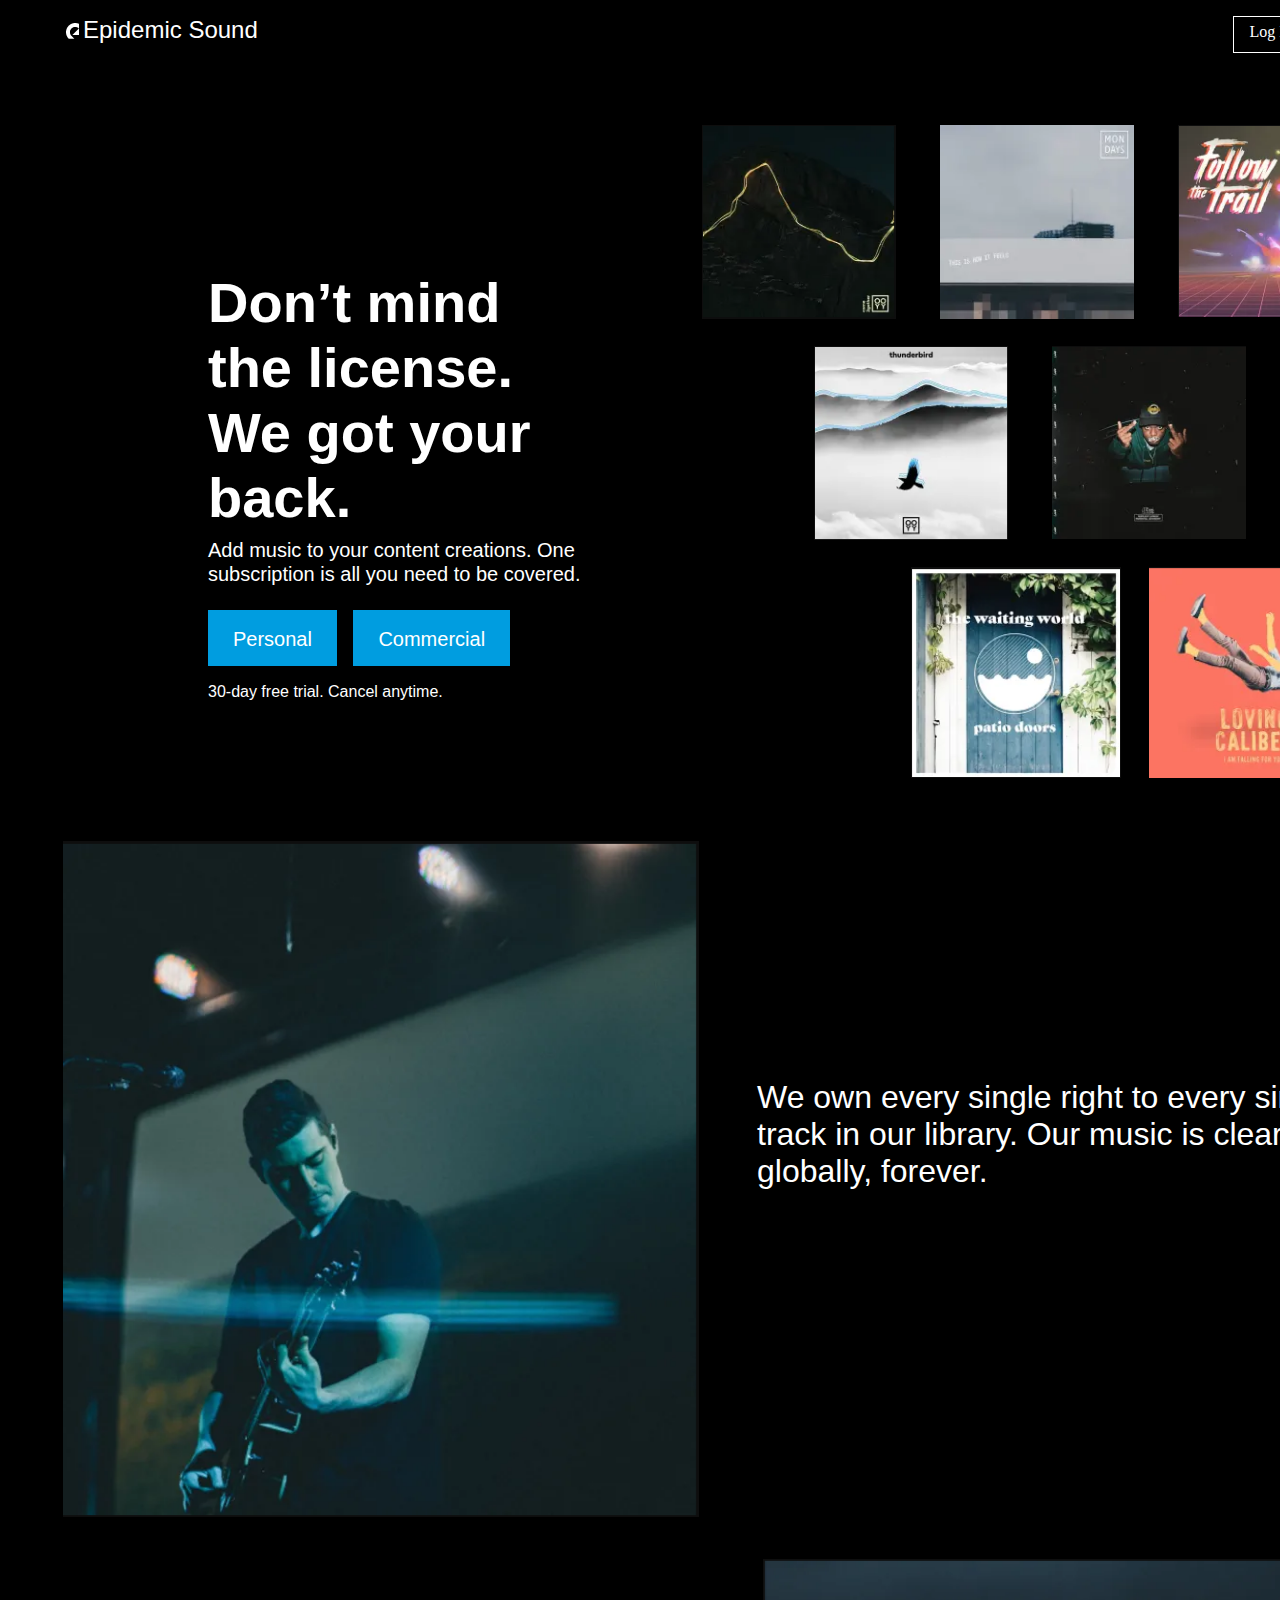
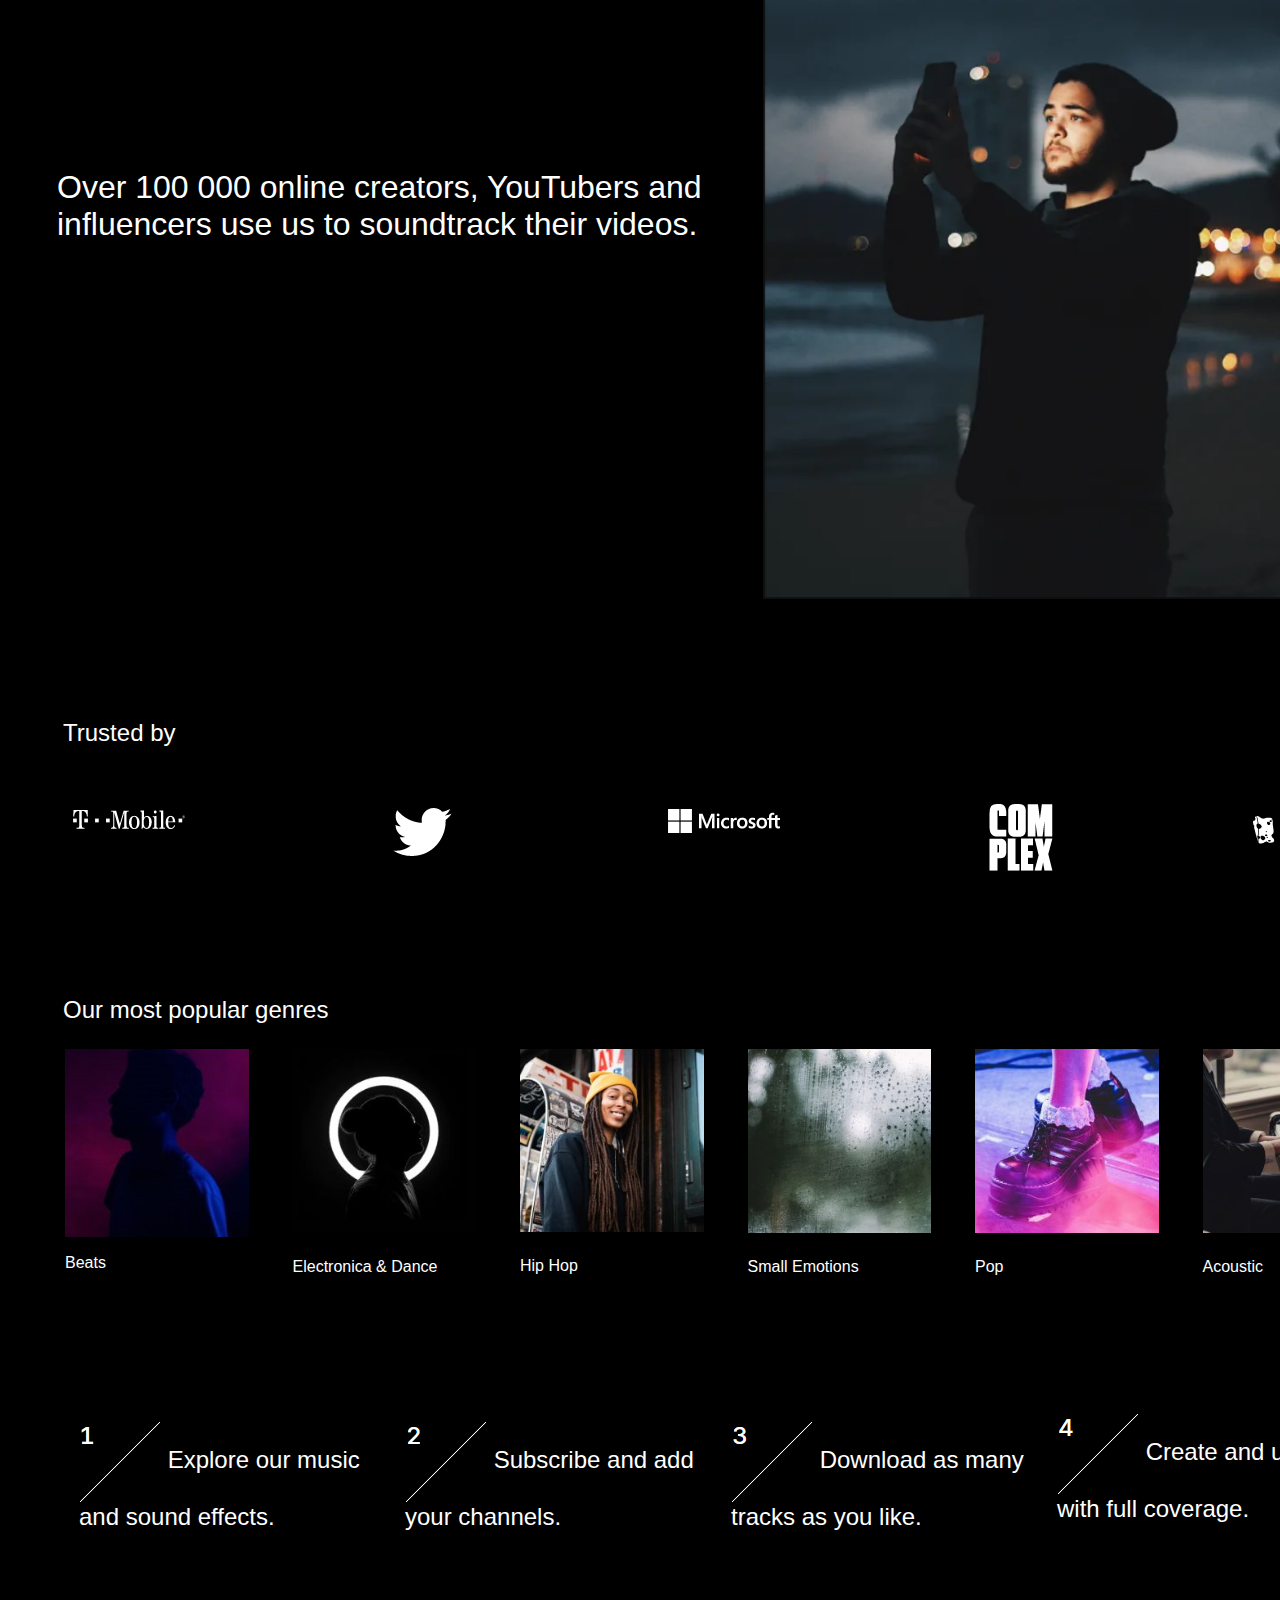
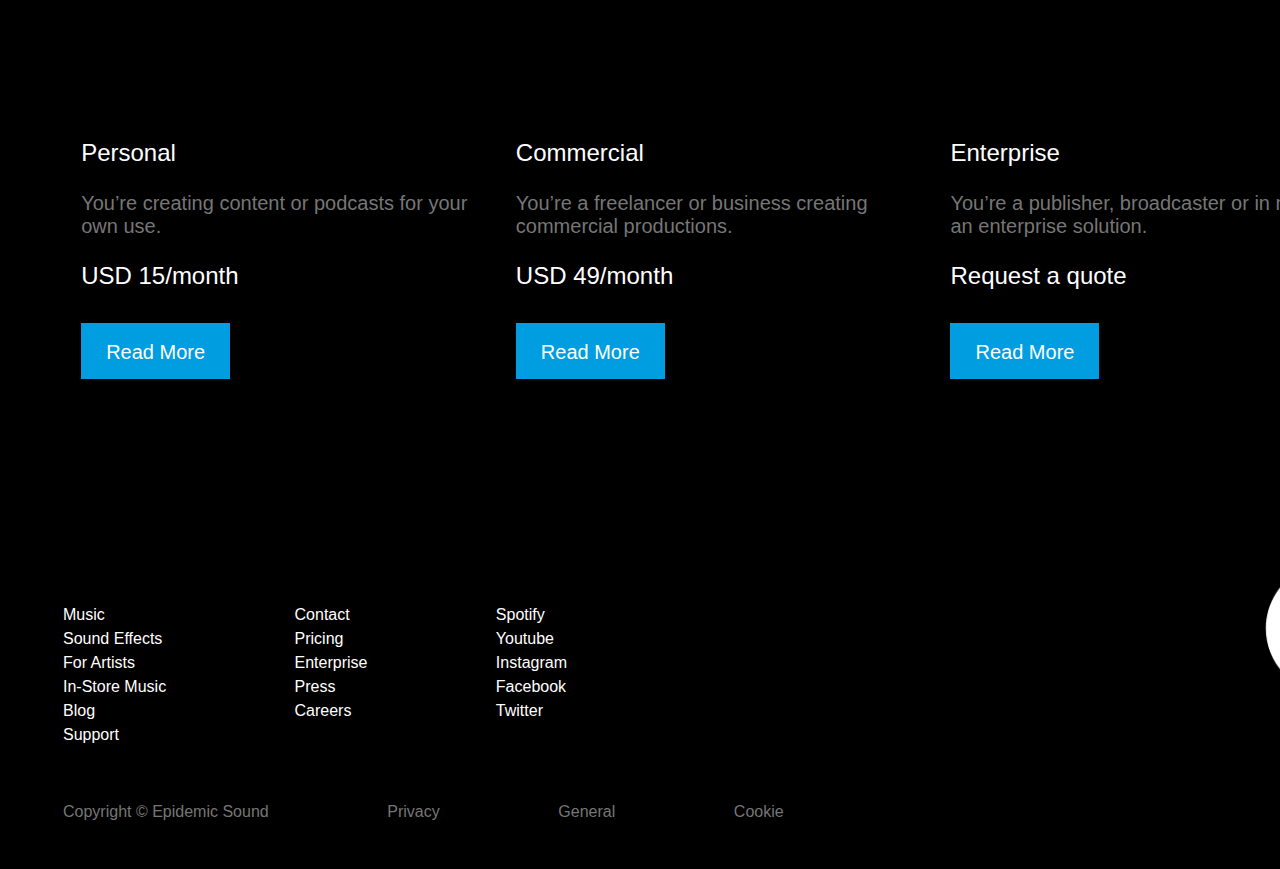
<file: 0.响应式项目/index.html>
<html lang="en">
	<head>
		<meta charset="UTF-8">
		<title>Document</title>
		<meta name="viewport" content="width=device-width,initial-scale=1">
		<link rel="stylesheet" href="css/bootstrap.css">
		<script src="js/jquery.min.js"></script>
		<script src="js/popper.min.js"></script>
		<script src="js/bootstrap.min.js"></script>
		<link rel="stylesheet" href="css/index.css" />
	</head>
	<body>
		<div class="container-fluid">
			<div class="row no-gutters">
				
				<div class="col-12 p-3 d-flex justify-content-between mb-sm-4 px-lg-5">
					<p class="h4" >
						<img src="img/small.png">Epidemic Sound
					</p>
					<a class="my_title btn btn-outline-light rounded-0 px-sm-3" href="#">Log In/Sign Up</a>
				</div>
				
				<div class="d-sm-flex justify-content-sm-around flex-sm-wrap mb-sm-4  mb-lg-0">
					<div class="col-sm-4" ><img class="w-100" src="img/2-1.png" /></div>
					<div class="col-sm-4"><img class="w-100" src="img/2-2.png" /></div>
					<div class="col-sm-4 "><img class="w-100" src="img/2-3.png" /></div>
					
					<div class="col-sm-6 my_p1 "><img class="w-100" src="img/2-4.png" /></div>
					<div class="col-sm-6 my_p2"><img class="w-100" src="img/2-5.png" /></div>
					
					<div class="d-sm-none d-lg-block"><img class="w-100" src="img/2-6.png" /></div>
					<div class="d-sm-none d-lg-block"><img class="w-100" src="img/2-7.png" /></div>	
				</div>
				
				<div class="col-sm-12 px-sm-3 mb-sm-5 mb-lg-0">
					<h1 id="t1">Don’t mind the license. We got your back.</h1>
					<p class="h5">Add music to your content creations. One subscription is all you need to be covered.</p>
					<a class="btn my_btn rounded-0 " href="#">Personal</a>
					<a class="btn my_btn rounded-0" href="#">Commercial</a>
					<p class="h6">30-day free trial. Cancel anytime.</p>
				</div>
			    
				<div class="col-sm-6 px-sm-3 pl-lg-5 mt_xl1">
					<img class="w-100" src="img/3.png" />
				</div>
				<div class="col-sm-6" id="t2">We own every single right to every single track in our library. Our music is cleared globally, forever.
				</div>
			
				<div class="col-sm-6" id="t3">
					Over 100 000 online creators, YouTubers and influencers use us to soundtrack their videos.
				</div>
				<div class="col-sm-6 px-sm-3 pr-lg-5 px-lg-5 mb-lg-5 mt_xl2">
					<img src="img/4.png" class="w-100" />
				</div>
			
				<div class="col-sm-12 h4 mt-sm-5 mb-sm-4 pl-sm-3 py-lg-4 pl-lg-5">Trusted by</div>
				<div class="col-sm-12 d-flex justify-content-between px-sm-2 mb-sm-5 px-lg-5">
					<div class="pt-sm-2"><img src="img/T-Mobile.png"></div>
					<div><img src="img/bird.png"></div>
					<div><img src="img/microsoft.png"></div>
					<div><img src="img/complex.png"></div>
					<div><img src="img/cheddar.png"></div>
				</div>
			
				<div class="mt-sm-5 col-sm-12 h4 ml-sm-3 mb-sm-4 pt-lg-3 ml-lg-5">Our most popular genres</div>
				<div class="col-sm-12 d-flex flex-wrap justify-content-around mb-lg-5">
					<div class="col-sm-4 col-lg-2">
						<img src="img/5-Beats.jpg">
					    <p class="h6 mt-3">Beats</p>
					</div>
					<div class="col-sm-4 col-lg-2">
						<img src="img/5-Electronica.jpg">
						<p class="h6 my-sm-4">Electronica & Dance</p>
					</div>
					<div class="col-sm-4 col-lg-2">
						<img  src="img/5-sarahtheillstrumentalist.jpg">
						<p class="h6 my-sm-4">Hip Hop</p>
					</div>
					<div class="col-sm-4 col-lg-2">
						<img src="img/5-Small_Emtions.jpg">
						<p class="h6 my-sm-4">Small Emotions</p>
					</div>
					<div class="col-sm-4 col-lg-2">
						<img src="img/5-Pop.jpg">
						<p class="h6  my-sm-4">Pop</p>
					</div>
					<div class="col-sm-4 col-lg-2">
						<img src="img/5-Acoustic.jpg">
						<p class="h6 my-sm-4">Acoustic</p>
					</div>
				</div>
				
				<div class="d-lg-flex flex-wrap justify-content-between mt-sm-5 px-lg-5 mb-lg-5" >
					<div class="col-sm-12 h4 pl-sm-3 py-sm-4 col-lg-4 col-xl-3">
						<img  src="img/1.png">
						<span >Explore our music and sound effects.</span>
					</div>
					<div class="col-sm-12 h4 pl-sm-3 py-sm-4  col-lg-4 col-xl-3">
						<img src="img/2.png">
						Subscribe and add your channels.
					</div>
					<div class="col-sm-12 h4 pl-sm-3 py-sm-4  col-lg-4 col-xl-3">
						<img src="img/33.png">
						Download as many tracks as you like.
					</div>
					<div class="col-sm-12 h4 pl-sm-3 py-sm-4 mb-sm-5 col-lg-4 mt-lg-5 pt-lg-4 col-xl-3 pt-xl-0 mt-xl-3">
						<img src="img/44.png">
						Create and upload with full coverage.
					</div>
				</div>
				
				<div class="d-flex flex-sm-column my_div mb-sm-5 flex-lg-row justify-content-around mt-lg-5 px-lg-5">
					<div class="py-sm-5 pl-sm-3">
						<p class="h4 mb-4">Personal</p>
						<p class="my_t mb-4">You’re creating content or podcasts for your own use.</p>
						<p class="h4 my-3">USD 15/month</p>
						<a class="btn my_btn rounded-0" href="#">Read More</a>
					</div>
					<div class="py-sm-5 pl-sm-3 mt-sm-2 py-lg-4 mt-lg-4">
						<p class="h4 mb-4">Commercial</p>
						<p class="my_t mb-4">You’re a freelancer or business creating commercial productions.</p>
						<p class="h4 my-3">USD 49/month</p>
						<a class="btn my_btn rounded-0" href="#">Read More</a>
					</div>
					<div class="py-sm-5 pl-sm-3 mt-sm-5 py-lg-0">
						<p class="h4 mb-4">Enterprise</p>
						<p class="my_t mb-4">You’re a publisher, broadcaster or in need of an enterprise solution.</p>
						<p class="h4 my-3">Request a quote</p>
						<a class="btn my_btn rounded-0" href="#">Read More</a>
					</div>
				</div>
				
				<div class="col-sm-12 mt-sm-4 ml-2">
					<div id="my_img"><img class="w-100" src="img/e.png"></div>
				</div>
				<div class="d-flex my_foot justify-content-between px-sm-3 mt-sm-5 px-lg-5">
					<ul class="list-unstyled">
						<li><a href="#">Music</a></li>
						<li><a href="#">Sound Effects</a></li>
						<li><a href="#">For Artists</a></li>
						<li><a href="#">In-Store Music</a></li>
						<li><a href="#">Blog</a></li>
						<li><a href="#">Support</a></li>
					</ul>
					<ul class="list-unstyled">
						<li><a href="#">Contact</a></li>
						<li><a href="#">Pricing</a></li>
						<li><a href="#">Enterprise</a></li>
						<li><a href="#">Press</a></li>
						<li><a href="#">Careers</a></li>
					</ul>
					<ul class="list-unstyled">
						<li><a href="#">Spotify</a></li>
						<li><a href="#">Youtube</a></li>
						<li><a href="#">Instagram</a></li>
						<li><a href="#">Facebook</a></li>
						<li><a href="#">Twitter</a></li>
					</ul>
				</div>
				
				<div class=" col-lg-7 d-flex flex-wrap justify-content-between my_footest px-sm-3 pb-5 px-lg-5">
					<span class="my_f">Copyright © Epidemic Sound</span>
					<a class="my_f" href="#">Privacy</a>
					<a class="my_f" href="#">General</a>
					<a class="my_f" href="#">Cookie</a>
				</div>
			</div>
		</div>
	</body>
</html>
</file>
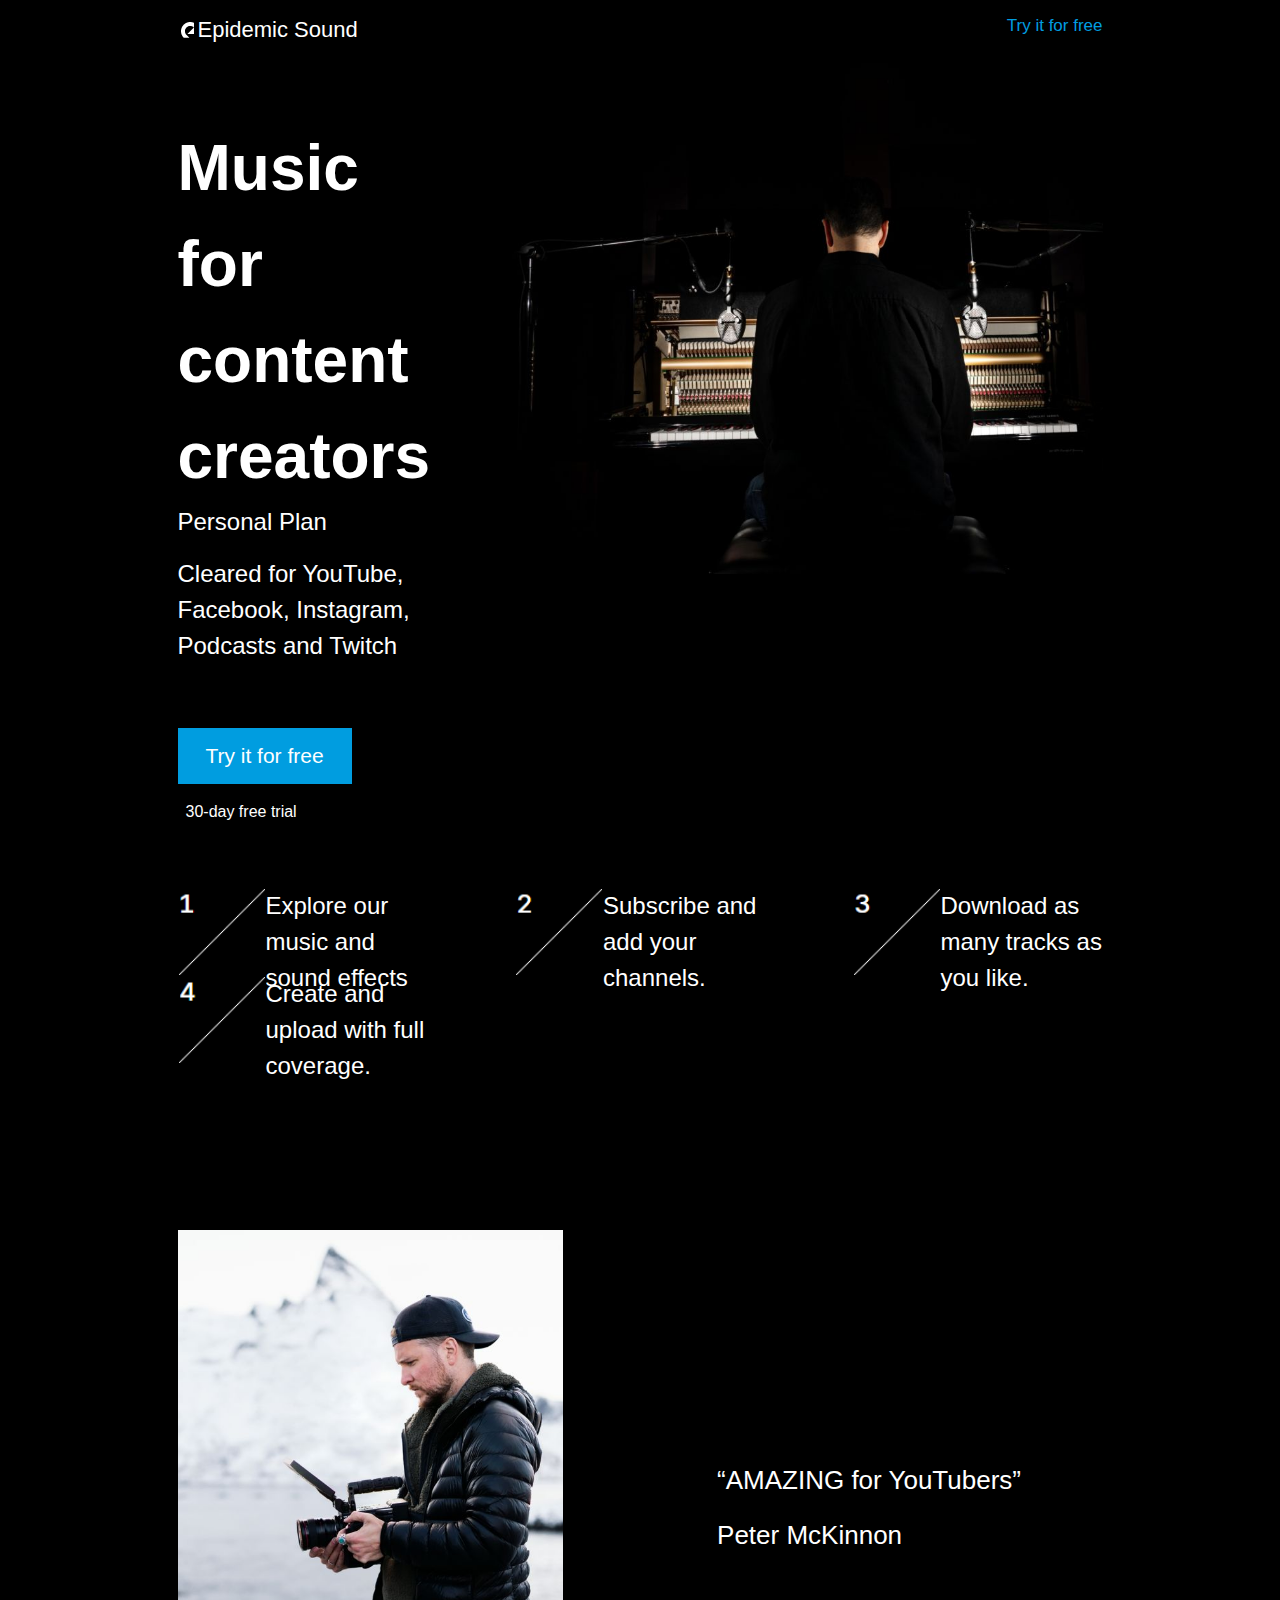
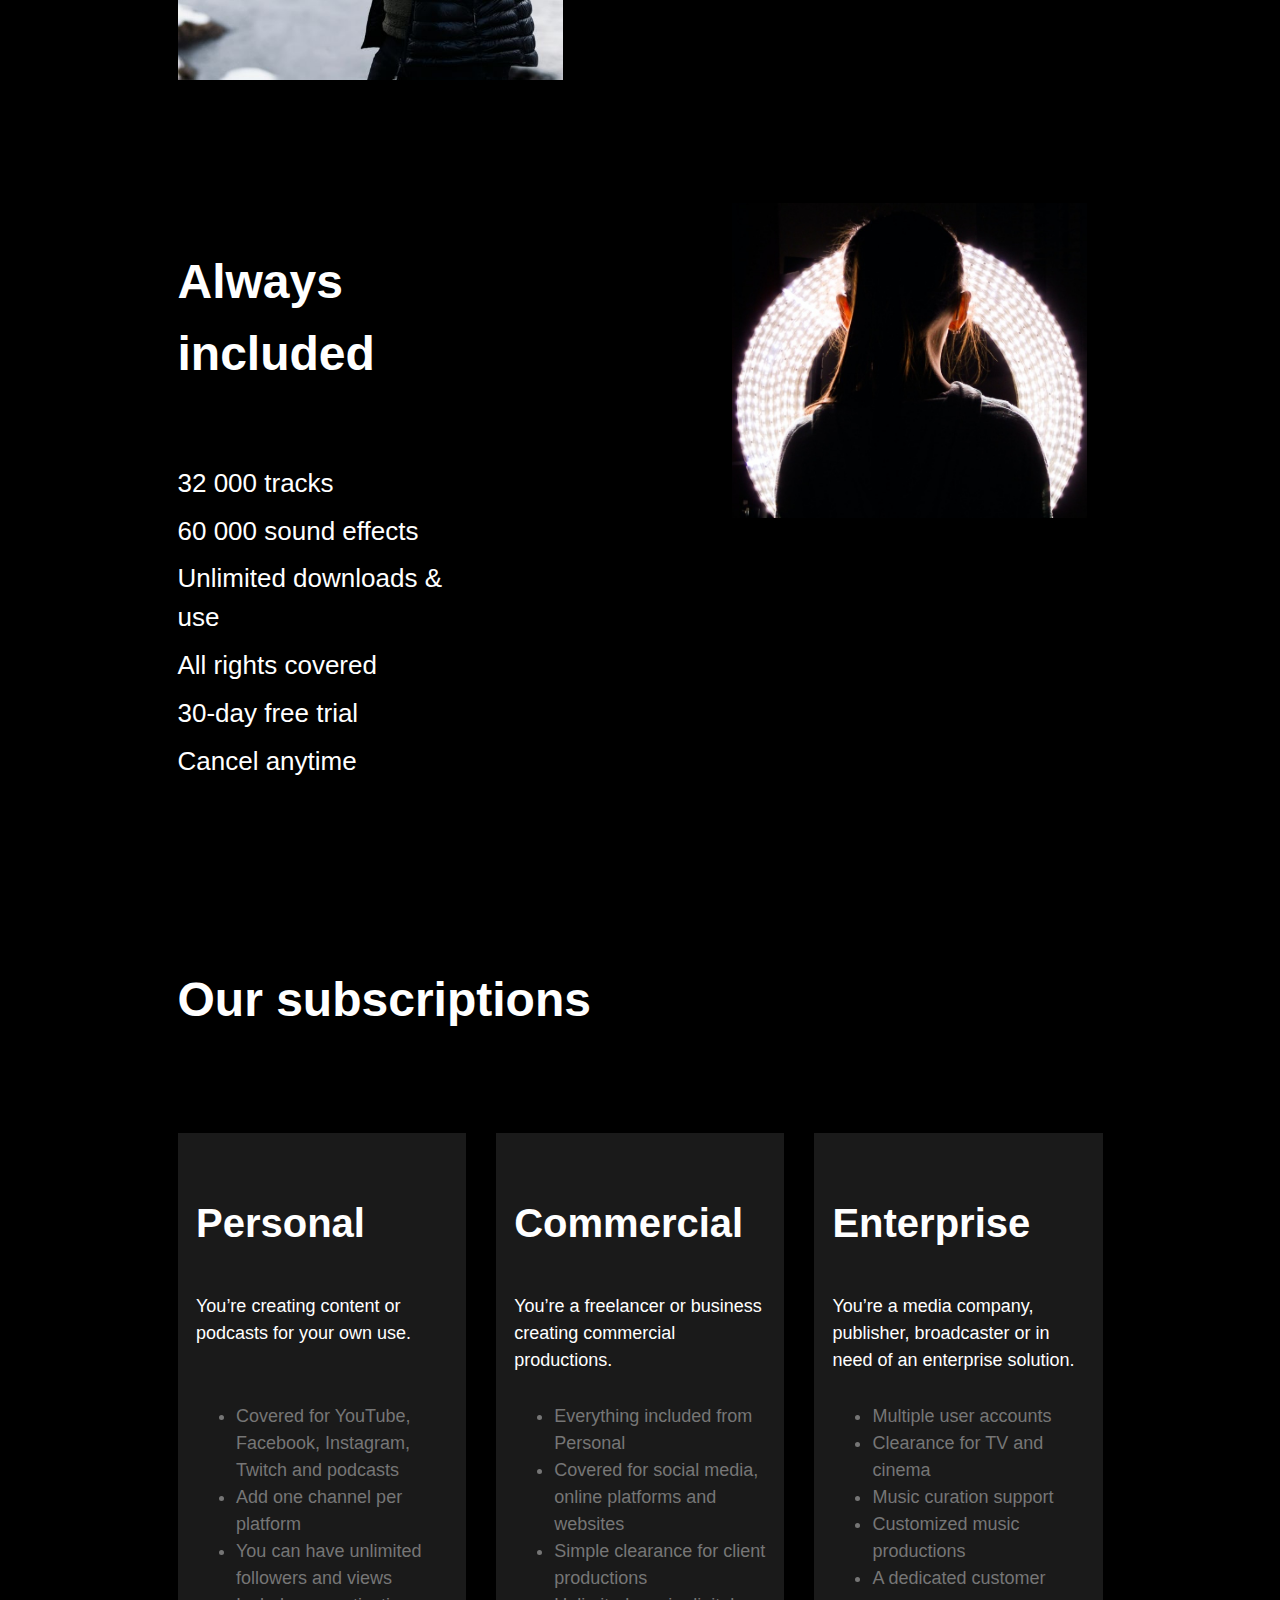
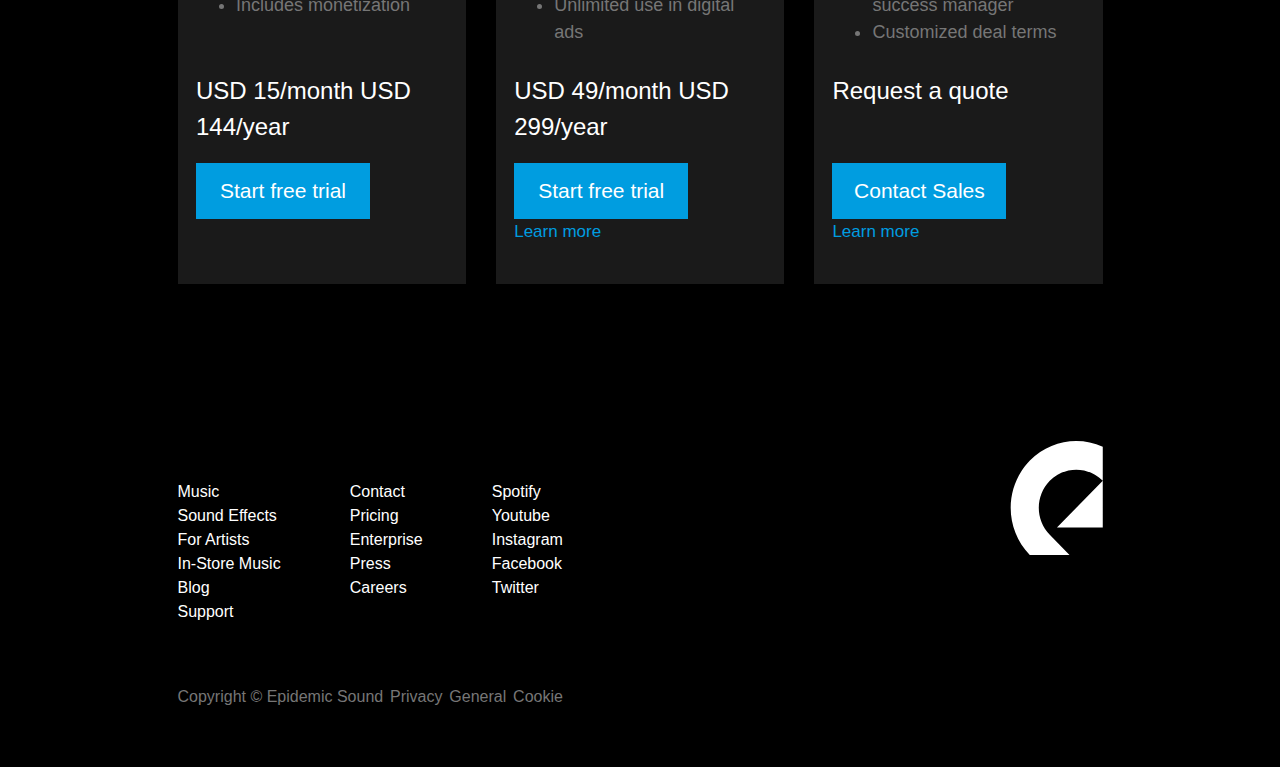
<file: 0.响应式项目/details.html>
<html lang="en">
	<head>
		<meta charset="UTF-8">
		<title>Document</title>
		<meta name="viewport" content="width=device-width,initial-scale=1">
		<link rel="stylesheet" href="css/bootstrap.css">
		<script src="js/jquery.min.js"></script>
		<script src="js/popper.min.js"></script>
		<script src="js/bootstrap.min.js"></script>
		<link rel="stylesheet" href="css/details.css" />
	</head>
	<body>
		<div class="container-fluid">
			<div>
				<div class="text-white my_f1 d-flex justify-content-between">
					<div ><img src="img/small.png">Epidemic Sound</div>
					<a class="my_f2" href="#">Try it for free</a>
				</div>
				    <div class="d-flex flex-lg-row flex-sm-column justify-content-between mb-5">	
						<div id="d2" class="d-sm-block d-lg-none"><img class="w-100" src="img/piano.jpg"></div>
						
						<div id="d1" class="d-flex flex-column text-white float-lg-left">
							<div class="my-f3">Music for content creators</div>
							<p class="my_f4">Personal Plan</p>
							<p class="my_f4">Cleared for YouTube, Facebook, Instagram, Podcasts and Twitch</p>
							<a class="my_a1 mt-5" href="#">Try it for free</a>
							<p class="pl-2 mt-3">30-day free trial</p>
						</div>
						<div id="d2" class="d-sm-none d-lg-block"><img class="w-100" src="img/piano.jpg"></div>
						
					</div>
				
				<ul class="my_f4 text-white list-unstyled d-flex  flex-sm-column flex-lg-row flex-lg-wrap justify-content-between">
					<li class="d-flex">
						<img src="img/1.png" />
						<div>Explore our music and sound effects</div>
					</li>
					<li class="d-flex">
						<img src="img/2.png" />
						<div>Subscribe and add your channels.</div>
					</li>
					<li class="d-flex">
						<img src="img/33.png" />
						<div>Download as many tracks as you like.</div>
					</li>
					<li class="d-flex">
						<img src="img/44.png" />
						<div>Create and upload with full coverage.</div>
					</li>
				</ul>
				<div class="row no-gutters my_mt1">
					<div class="col-lg-5 col-sm-12"><img class="w-100" src="img/camera.jpg"></div>
					<span class="col-lg-5 offset-lg-2 col-sm-12 my_f5 ">
						<p>“AMAZING for YouTubers”</p>
						<p>Peter McKinnon</p>
					</span>
				</div>
				
				<div class="d-flex flex-sm-column flex-lg-row my_mt2">
					<div class=" d-md-none d-sm-block col-lg-5 offset-lg-3 col-sm-12"><img src="img/lightcircle.jpg" class="w-100"></div>
					<div class="col-lg-4 col-sm-12 pl-sm-0">
						<p class="text-white my_f6 font-weight-bold">Always included</p>
						<ul class="list-unstyled my_f5 ">
							<li>32 000 tracks</li>
							<li>60 000 sound effects</li>
							<li>Unlimited downloads & use</li>
							<li>All rights covered</li>
							<li>30-day free trial</li>
							<li>Cancel anytime</li>
						</ul>
					</div>
					<div class=" d-md-block d-sm-none col-lg-5 offset-lg-3 col-sm-12"><img src="img/lightcircle.jpg" class="w-100"></div>
				</div>
				
				<p class="my_f6 text-white font-weight-bold mb-5 pb-4">Our subscriptions</p>
				
				<div class="d-flex flex-sm-column flex-lg-row justify-content-between my_bg">
					<div class="d-flex flex-column">
						<p class="my_f7">Personal</p>
						<p class="my_f8">You’re creating content or podcasts for your own use.</p>
						<ul class="my_f9">
							<li>Covered for YouTube, Facebook, Instagram, Twitch and podcasts</li>
							<li>Add one channel per platform</li>
							<li>You can have unlimited followers and views</li>
							<li>Includes monetization</li>
						</ul>
						<div class="my_f11">USD 15/month USD 144/year</div>
						
						<a class="my_a1" href="#">Start free trial</a>
					</div>
					
					<div class="d-flex flex-column">
						<p class="my_f7">Commercial</p>
						<p class="my_f8">You’re a freelancer or business creating commercial productions.</p>
						<ul class="my_f9">
							<li>Everything included from Personal</li>
							<li>Covered for social media, online platforms and websites</li>
							<li>Simple clearance for client productions</li>
							<li>Unlimited use in digital ads</li>
						</ul>
						<div class="my_f11">USD 49/month USD 299/year</div>
						
						<a class="my_a1" href="#">Start free trial</a>
						<a class="my_f2" href="#">Learn more</a>
					</div>
				
					<div class="d-flex flex-column">
						<p class="my_f7">Enterprise</p>
						<p class="my_f8">You’re a media company, publisher, broadcaster or in need of an enterprise solution.</p>
						<ul class="my_f9">
							<li>Multiple user accounts</li>
							<li>Clearance for TV and cinema</li>
							<li>Music curation support</li>
							<li>Customized music productions</li>
							<li>A dedicated customer success manager</li>
							<li>Customized deal terms</li>
						</ul>
						<p class="my_f11">Request a quote</p>
						<a class="my_a1" href="#">Contact Sales</a>
						<a class="my_f2" href="#">Learn more</a>
					</div>
				</div>
				
				<div class="d-lg-none d-sm-block mt-sm-15"><img class="w-8" src="img/e.png"></div>
				<div class="d-flex justify-content-between mt-lg-5" id="footer">
					
					<div class="col-lg-5 col-sm-8 d-flex justify-content-between px-0 pt-sm-5">
						<ul class="list-unstyled">
							<li><a href="#">Music</a></li>
							<li><a href="#">Sound Effects</a></li>
							<li><a href="#">For Artists</a></li>
							<li><a href="#">In-Store Music</a></li>
							<li><a href="#">Blog</a></li>
							<li><a href="#">Support</a></li>
						</ul>
						<ul class="list-unstyled">
							<li><a href="#">Contact</a></li>
							<li><a href="#">Pricing</a></li>
							<li><a href="#">Enterprise</a></li>
							<li><a href="#">Press</a></li>
							<li><a href="#">Careers</a></li>
						</ul>
						<ul class="list-unstyled">
							<li><a href="#">Spotify</a></li>
							<li><a href="#">Youtube</a></li>
							<li><a href="#">Instagram</a></li>
							<li><a href="#">Facebook</a></li>
							<li><a href="#">Twitter</a></li>
						</ul>
					</div>
					<div class="d-sm-none d-lg-block"><img src="img/e.png"></div>
				</div>
				<div class=" col-5 d-flex flex-wrap justify-content-between my_footest px-0 pb-5  py-5">
					<span class="my_f">Copyright © Epidemic Sound</span>
					<a class="my_f" href="#">Privacy</a>
					<a class="my_f" href="#">General</a>
					<a class="my_f" href="#">Cookie</a>
				</div>
			</div>
		</div>
	</body>
</html>
</file>
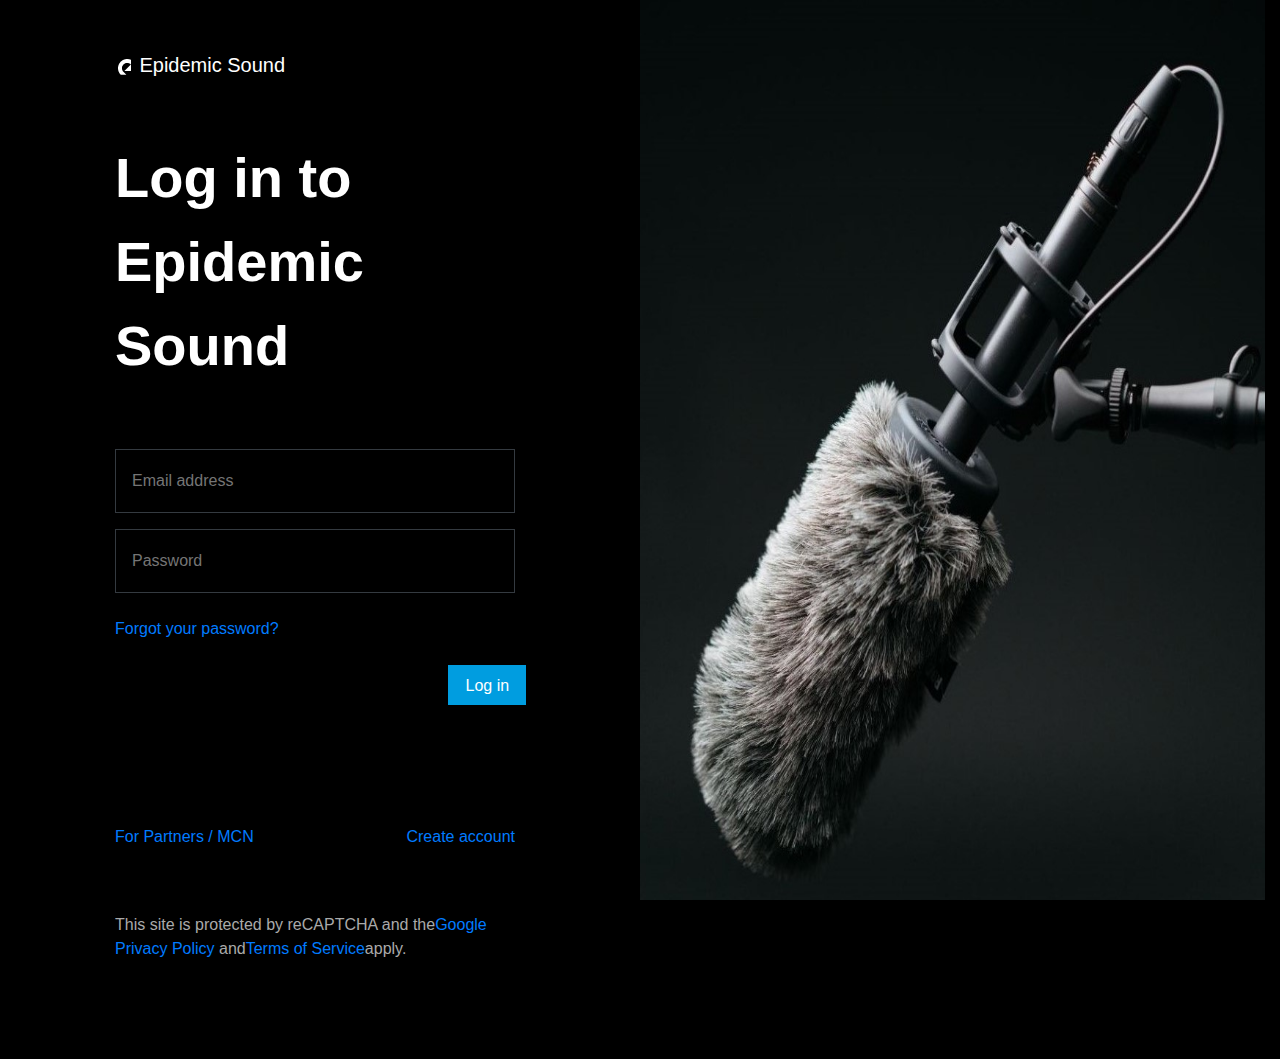
<file: 0.响应式项目/login.html>
<html lang="en">
	<head>
		<meta charset="UTF-8">
		<title>Document</title>
		<meta name="viewport" content="width=device-width,initial-scale=1">
		<link rel="stylesheet" href="css/bootstrap.css">
		<script src="js/jquery.min.js"></script>
		<script src="js/popper.min.js"></script>
		<script src="js/bootstrap.min.js"></script>
		<link rel="stylesheet" href="css/login.css" />
	</head>
	<body>
		<div class="container-fluid">
			<div class="float-left">
				<img src="img/small.png"> <span class="my_f1">Epidemic Sound</span>
				<p class="my_f2">Log in to Epidemic Sound</p>
				<input class="mb-3 border border-dark" type="text" placeholder="Email address" />
				<input class="border border-dark" type="text" placeholder="Password" />
				<p class="mt-4"><a class="text-primary my_f3">Forgot your password?</a></p>
				<div class="row no-gutters">
					<div class="col-2 offset-10 mb-4"><button class="btn rounded-0 py-2 mt-2 ">Log in</button></div>
				</div>
				<div class="d-flex justify-content-between mt-5 pt-5 mb-5 pb-3">
					<a class="text-primary my_f3">For Partners / MCN</a>
					<a class="text-primary my_f3">Create account</a>
				</div>
				<p class="my_f4 mb-5">This site is protected by reCAPTCHA and the<a class="text-primary my_f3" >Google Privacy Policy</a> and<a class="text-primary my_f3">Terms of Service</a>apply.</p>
			</div>
			<div class="float-left"><img class="w-100 h-100" src="img/huatong.jpg"></div>
		</div>
	</body>
</html>
</file>
<file: 0.响应式项目/css/index.css>
body{
			background: #000;color: #fff; 
		}
		.my_title{font: 16px Epidemic;border: 0.1em solid #fff;color: #fff;}
		.my_title:hover{background: rgba(250,250,250,.2);color: #fff;}
		
		.my_btn{background: #009de0;color: #fff;margin: 16px 12px 16px 0;padding: 0 24px;height: 56px;font: 20px Epidemic,sans-serif;line-height: 56px;}
		
		.my_t{font: 20px Epidemic,sans-serif;color: #767676;}
		.my_foot{width: 600px; height: 200px;}
		.my_foot>ul>li>a{font: 16px Epidemic,sans-serif;color: #fff;}
		.my_f{font: 16px Epidemic,sans-serif;color: #767676;}
		.container-fluid>div>div:nth-child(11)>div>img{width: 93%;}
		.container-fluid>div>div:nth-child(11)>div>img:hover{transform: scale(1.1);}
		
		@media (min-width:576px) and (max-width:768px) {
			#t1{font: 40px Epidemic,sans-serif;font-weight: bold;}
			#t2{font: 24px Epidemic,sans-serif;margin-top: 9%;padding-left: 3%;}
			#t3{font: 24px Epidemic,sans-serif;margin-top: 9%;padding-left: 3%;}
			.my_div>div{width: 336px;height: 343px;}
			#my_img{width: 48px;height: 48px;}
			.my_footest{width: 50%;}
			.my_p1{padding-left:20%; padding-top: 5%;}
			.my_p2{padding-right:20%; padding-top: 5%;}
			.container-fluid>div>div:nth-child(9)>div>img{width: 75%;}
		}
		@media (min-width:768px) and (max-width:992px) {
			#t1{font: 56px Epidemic,sans-serif;font-weight: bold;}
			#t2{font: 32px Epidemic,sans-serif;margin-top: 9%;padding-left: 3%;}
			#t3{font: 32px Epidemic,sans-serif;margin-top: 9%;padding-left: 3%;}
			.my_div>div{width: 490px;height: 343px;}
			#my_img{width: 48px;height: 48px;}
			.my_footest{width: 35%;}
			.my_p1{padding-left:20%; padding-top: 5%;}
			.my_p2{padding-right:20%; padding-top: 5%;}
			.container-fluid>div>div:nth-child(9)>div>img{width: 75%;}
		}
		@media (min-width:992px) and (max-width:1200px) {
			#t1{font: 56px Epidemic,sans-serif;font-weight: bold;}
			#t2{font: 32px Epidemic,sans-serif;margin-top: 18%;padding-left: 3%;}
			#t3{font: 32px Epidemic,sans-serif;margin-top: 18%;padding-left: 3%;}
			.my_div>div{width: 490px;height: 343px;}
			#my_img{width: 114px;height: 114px; position: absolute; top:100%;left: 87%;}
			.my_footest{width: 35%;}
			.container-fluid>div>div:nth-child(2){position: relative;height: 650px;width: 100%;}
			.container-fluid>div>div:nth-child(2)>div:nth-child(1){width: 15.5%; position: absolute;top: 5%;left: 51%;}
			.container-fluid>div>div:nth-child(2)>div:nth-child(2){width: 15.5%; position: absolute;top: 5%;left: 66.5%;}
			.container-fluid>div>div:nth-child(2)>div:nth-child(3){width: 15.5%; position: absolute;top: 5%;left: 82%;}
			.container-fluid>div>div:nth-child(2)>div:nth-child(4){width: 15.5%; position: absolute;top: 30%;left: 58.5%;}
			.container-fluid>div>div:nth-child(2)>div:nth-child(5){width: 15.5%; position: absolute;top: 30%;left:74%;}
			.container-fluid>div>div:nth-child(2)>div:nth-child(6){width: 13%; position: absolute;top: 55%;left:68%;}
			.container-fluid>div>div:nth-child(2)>div:nth-child(7){width: 13%; position: absolute;top:55%;left:83.5%;}
			.container-fluid>div>div:nth-child(3){position: absolute;top: 20%;width: 45%;left: 3.5%;}
			.container-fluid>div>div:nth-child(11){padding-left:2.5% ;}
			.container-fluid>div>div:nth-child(12)>div{width:228px ;height: 88px;}
			.container-fluid>div>div:nth-child(13)>div{width:33%;}
		}
		@media (min-width:1200px) {
			.container-fluid>div{width: 1400px;/* padding:0 64px; */margin: 0 auto;}
			#t1{font: 56px Epidemic,sans-serif;font-weight: bold; ;}
			#t2{font: 32px Epidemic,sans-serif;margin-top: 24%;padding-left: 3%;}
			#t3{font: 32px Epidemic,sans-serif;margin-top: 18%;padding-left: 3%;}
			.my_div>div{width: 490px;height: 343px;}
			#my_img{width: 114px;height: 114px; position: absolute; top:100%;left: 87%;}
			.my_footest{width: 35%;}
			.container-fluid>div>div:nth-child(2){position: relative;height: 650px;width: 100%;}
			.container-fluid>div>div:nth-child(2)>div:nth-child(1){width: 16%; position: absolute;top: 5%;left: 48%;}
			.container-fluid>div>div:nth-child(2)>div:nth-child(2){width: 16%; position: absolute;top: 5%;left: 65%;}
			.container-fluid>div>div:nth-child(2)>div:nth-child(3){width: 16%; position: absolute;top: 5%;left: 82%;}
			.container-fluid>div>div:nth-child(2)>div:nth-child(4){width: 16%; position: absolute;top: 39%;left: 56%;}
			.container-fluid>div>div:nth-child(2)>div:nth-child(5){width: 16%; position: absolute;top: 39%;left:73%;}
			.container-fluid>div>div:nth-child(2)>div:nth-child(6){width: 15%; position: absolute;top: 73%;left:64%;}
			.container-fluid>div>div:nth-child(2)>div:nth-child(7){width: 15%; position: absolute;top:73%;left:81%;}
			.container-fluid>div>div:nth-child(3){position: absolute;top: 30%;width: 40%;left: 10%;}
			.container-fluid>div>div:nth-child(11){padding-left:2.5% ;}
			.container-fluid>div>div:nth-child(12)
			.container-fluid>div>div:nth-child(12)>div{width:500px ;height: 88px;}
			.container-fluid>div>div:nth-child(13)>div{width:33%;}
			.mt_xl1{margin-top: 7%;}
			.mt_xl2{margin-top: 3%;}
			.container-fluid>div>div:nth-child(3){margin-left: 5%;width: 32%;}
		}
</file>
<file: 0.响应式项目/css/details.css>
body{background-color: #000000;}
.w-8{width: 8%;}
.mt-sm-15{margin-top: 130px;}
.my_f1{font-size: 22px;}
.my_f2{font-size: 17px;color: #009DE0;}
.my-f3{font-size: 64px;font-weight: bold;}
.my_f4{font-size: 24px;}
.my_a1{width: 174px;height: 56px;background-color: rgb(0, 157, 224);color: #fff;text-align: center;line-height: 56px;font-size: 21px;}
.my_mt1{margin-top: 18%;}
.my_mt2{margin-top: 10%;}
.my_mt2>div>ul>li+li{padding-top: 3%;}
#footer a{font-size: 16px;color: white; }
.my_f{font: 16px Epidemic,sans-serif;color: #767676;}
.my_f7{font-size: 40px; font-weight: bold;color: white;margin-bottom: 40px;}
@media (min-width:576px) {
	.container-fluid>div{width: 100%;padding: 0 2%;margin: 1% 0;}
	#d1{padding-top: 8%;width: 100%;}
	.container-fluid>div>ul>li{width: 100%;height: 88px;}
	.my_f5{font-size: 26px;color: #fff;margin-top: 6%;margin-bottom:15%;}
	.my_f6{font-size: 40px;margin-top: 3%;}
    .my_bg>div{background-color: #1A1A1A;width: 100%;padding:60px 2% 40px ;margin-top: 25px;}
	.my_f8{font-size: 18px;color: white;margin-bottom: 20px;}
	.my_f9{font-size: 18px; color: #767676;padding-left: 40px;margin-bottom: 70px;}	
	.my_f10{font-size: 40px; font-weight: bold;color: white;margin-bottom: 40px;}
	.my_f11{font-size: 24px;color: white;margin-bottom: 40px;}
}
@media (min-width:992px) {
	.container-fluid>div>ul>li{width:40%;height: 88px;}
	.container-fluid>div{width: 100%;padding: 0 3%;margin: 1% 0;}
	.my_f6{font-size: 48px;margin-top: 15%;}
	#footer{padding-top: 100px;}
	.my_bg>div{background-color: #1A1A1A;width: 31.2%;padding:60px 2% 40px ;}
	.my_f8{font-size: 18px;color: white; margin-bottom: 20px; height: 90px;}
	.my_f9{font-size: 18px; color: #767676;padding-left: 40px;height: 200px;}	
	.my_f10{font-size: 40px; font-weight: bold;color: white;height: 100px;}
	.my_f11{font-size: 24px;color: white;margin-bottom: 40px;height: 50px;}
}
			
@media (min-width:1200px) {
	.container-fluid>div{width: 100%;padding: 0 13%;margin: 1% 0;}
	#d1{padding-top: 8%;width: 45%;}
	.container-fluid>div>ul>li{width: 250px;height: 88px;}
	.my_f5{font-size: 26px;color: #fff;margin-top: 25%;}
	.my_f10{font-size: 40px; font-weight: bold;color: white;height: 200px;}
}
</file>
<file: 0.响应式项目/css/login.css>
body{background-color: #000000;}
		.container-fluid>div{width: 50%;}
		.my_f1{font-size: 20px;color: #fff;}
		.my_f2{font-size: 56px;color: #fff;margin: 56px 0 61px;font-weight: bold;}
		input{width: 100%;height: 64px;background-color: #000000;padding: 16px;font-size: 16px;color: #767676;}
		.my_f3{font-size: 16px;}
		.my_f4{color: #AAAAAA;}
		button{width: 78px;height: 40px;background-color: rgb(0, 157, 224);color: #fff;}
		.container-fluid>div:nth-child(2){height: 100%;}
		@media (max-width:959px) {
			.container-fluid>div:first-child{width: 90%;padding:8% 6% 6% 15%;}
			.container-fluid>div:nth-child(2){display: none;}
		}
		@media (min-width:960px) {
			.container-fluid>div:first-child{padding:4% 10% 4% 8%;}
		}
</file>
